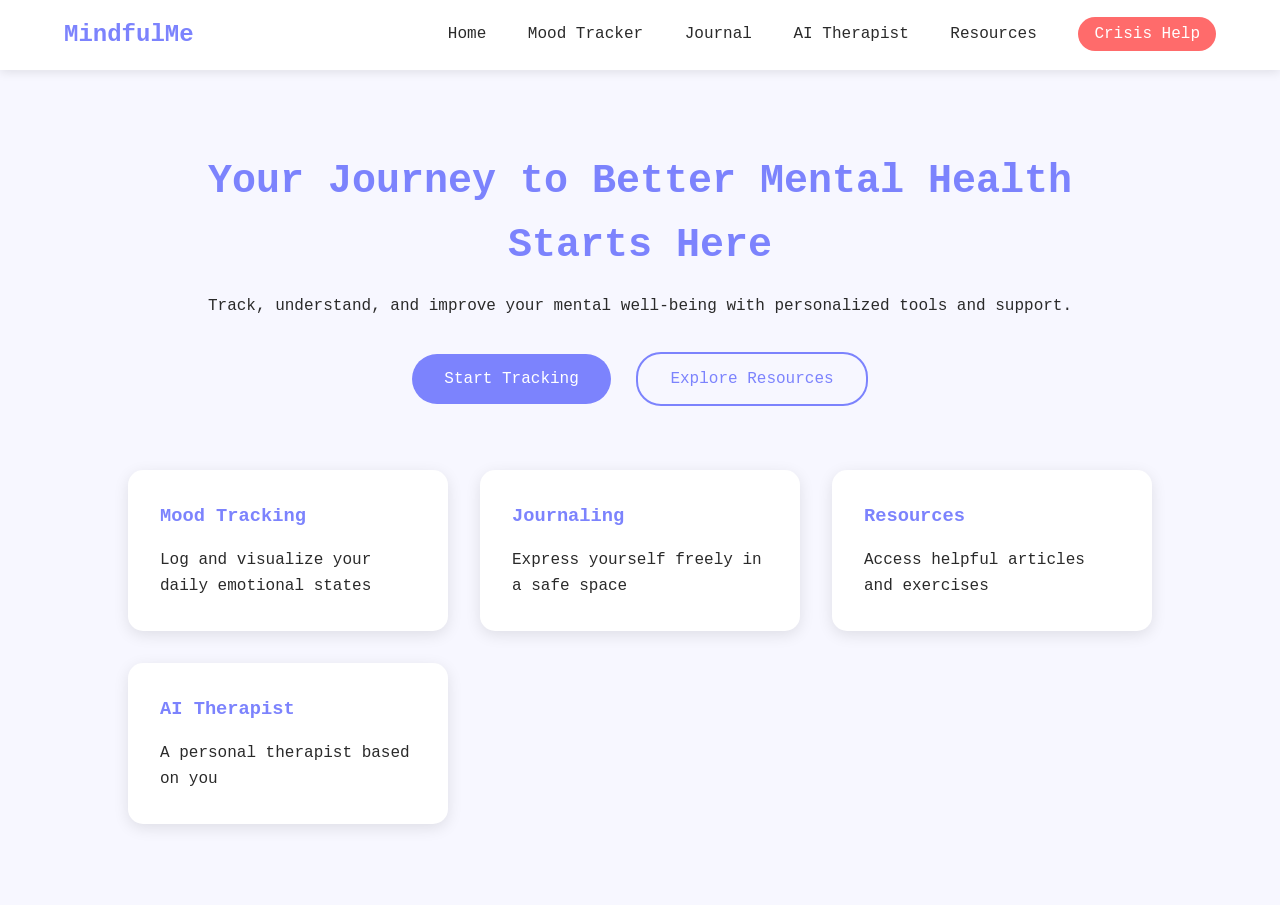
<file: index.html>
<!DOCTYPE html>
<html lang="en">
<head>
    <meta charset="UTF-8">
    <meta name="viewport" content="width=device-width, initial-scale=1.0">
    <title>MindfulMe</title>
    <link rel="stylesheet" href="css/style.css">
    <link rel="stylesheet" href="css/animations.css">
    <link href="https://fonts.googleapis.com/css2?family=Poppins:wght@300;400;500;600&display=swap" rel="stylesheet">
    <link rel="shortcut icon" href="icon.ico" type="image/x-icon">
</head>
<body>
    <nav class="navbar">
        <div class="logo">MindfulMe</div>
        <div class="nav-links">
            <a href="index.html" class="active">Home</a>
            <a href="pages/mood-tracker.html">Mood Tracker</a>
            <a href="pages/journal.html">Journal</a>
            <a href="pages/ai-therapist.html">AI Therapist</a>
            <a href="pages/resources.html">Resources</a>
            <!-- <a href="pages/community.html">Community</a> -->
            <a href="pages/crisis.html" class="emergency-btn">Crisis Help</a>
        </div>
    </nav>

    <main class="hero">
        <div class="hero-content">
            <h1>Your Journey to Better Mental Health Starts Here</h1>
            <p>Track, understand, and improve your mental well-being with personalized tools and support.</p>
            <div class="cta-buttons">
                <button class="primary-btn" onclick="location.href='pages/mood-tracker.html'">Start Tracking</button>
                <button class="secondary-btn" onclick="location.href='pages/resources.html'">Explore Resources</button>
            </div>
        </div>
        <div class="features-grid">
            <div class="feature-card">
                <h3>Mood Tracking</h3>
                <p>Log and visualize your daily emotional states</p>
            </div>
            <div class="feature-card">
                <h3>Journaling</h3>
                <p>Express yourself freely in a safe space</p>
            </div>
            <div class="feature-card">
                <h3>Resources</h3>
                <p>Access helpful articles and exercises</p>
            </div>
            <div class="feature-card">
                <h3>AI Therapist</h3>
                <p>A personal therapist based on you</p>
            </div>
        </div>
    </main>
</body>
</html>
</file>
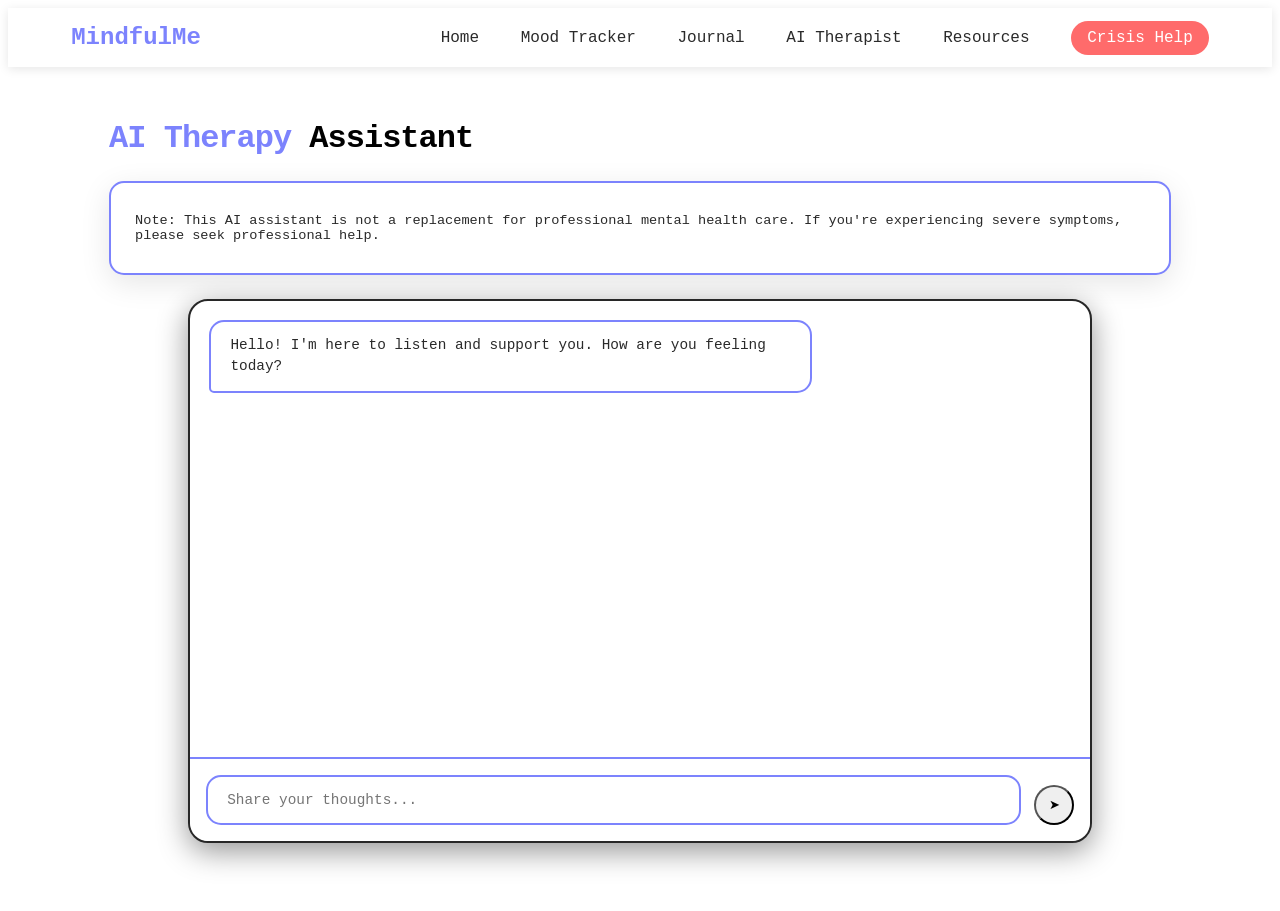
<file: pages/ai-therapist.html>
<!DOCTYPE html>
<html lang="en">
<head>
    <meta charset="UTF-8">
    <meta name="viewport" content="width=device-width, initial-scale=1.0">
    <title>AI Therapist - MindfulMe</title>
    <link rel="stylesheet" href="../css/ai-therapist.css">
    <link rel="stylesheet" href="../css/animations.css">
    <link rel="shortcut icon" href="icon.ico" type="image/x-icon">
</head>
<body>
    <nav class="navbar">
        <div class="logo">MindfulMe</div>
        <div class="nav-links">
            <a href="../index.html" class="active">Home</a>
            <a href="../pages/mood-tracker.html">Mood Tracker</a>
            <a href="../pages/journal.html">Journal</a>
            <a href="ai-therapist.html">AI Therapist</a>
            <a href="../pages/resources.html">Resources</a>
            <!-- <a href="pages/community.html">Community</a> -->
            <a href="../pages/crisis.html" class="emergency-btn">Crisis Help</a>
        </div>
    </nav>

    <main class="therapist-container fade-in">
        <h1 style="color : #7C83FD">AI Therapy <span style="color: black">Assistant</span></h1>
        <div class="disclaimer">
            <p>Note: This AI assistant is not a replacement for professional mental health care. 
               If you're experiencing severe symptoms, please seek professional help.</p>
        </div>

        <div class="chat-container">
            <div class="chat-messages" id="chat-messages">
                <div class="message ai-message">
                    <div class="message-content">
                        Hello! I'm here to listen and support you. How are you feeling today?
                    </div>
                </div>
            </div>

            <div class="chat-input">
                <textarea 
                    id="user-input" 
                    placeholder="Share your thoughts..."
                    rows="1"
                ></textarea>
                <button id="send-message" class="primary-btn">
                    ➤
                </button>
            </div>
        </div>

        <!-- <div class="suggested-topics">
            <h3>Suggested Topics</h3>
            <div class="topic-buttons">
                <button class="topic-btn">Dealing with Anxiety</button>
                <button class="topic-btn">Managing Stress</button>
                <button class="topic-btn">Improving Sleep</button>
                <button class="topic-btn">Building Self-esteem</button>
            </div>
        </div> -->
    </main>

    <script src="../js/ai-therapist.js"></script>
</body>
</html>
</file>
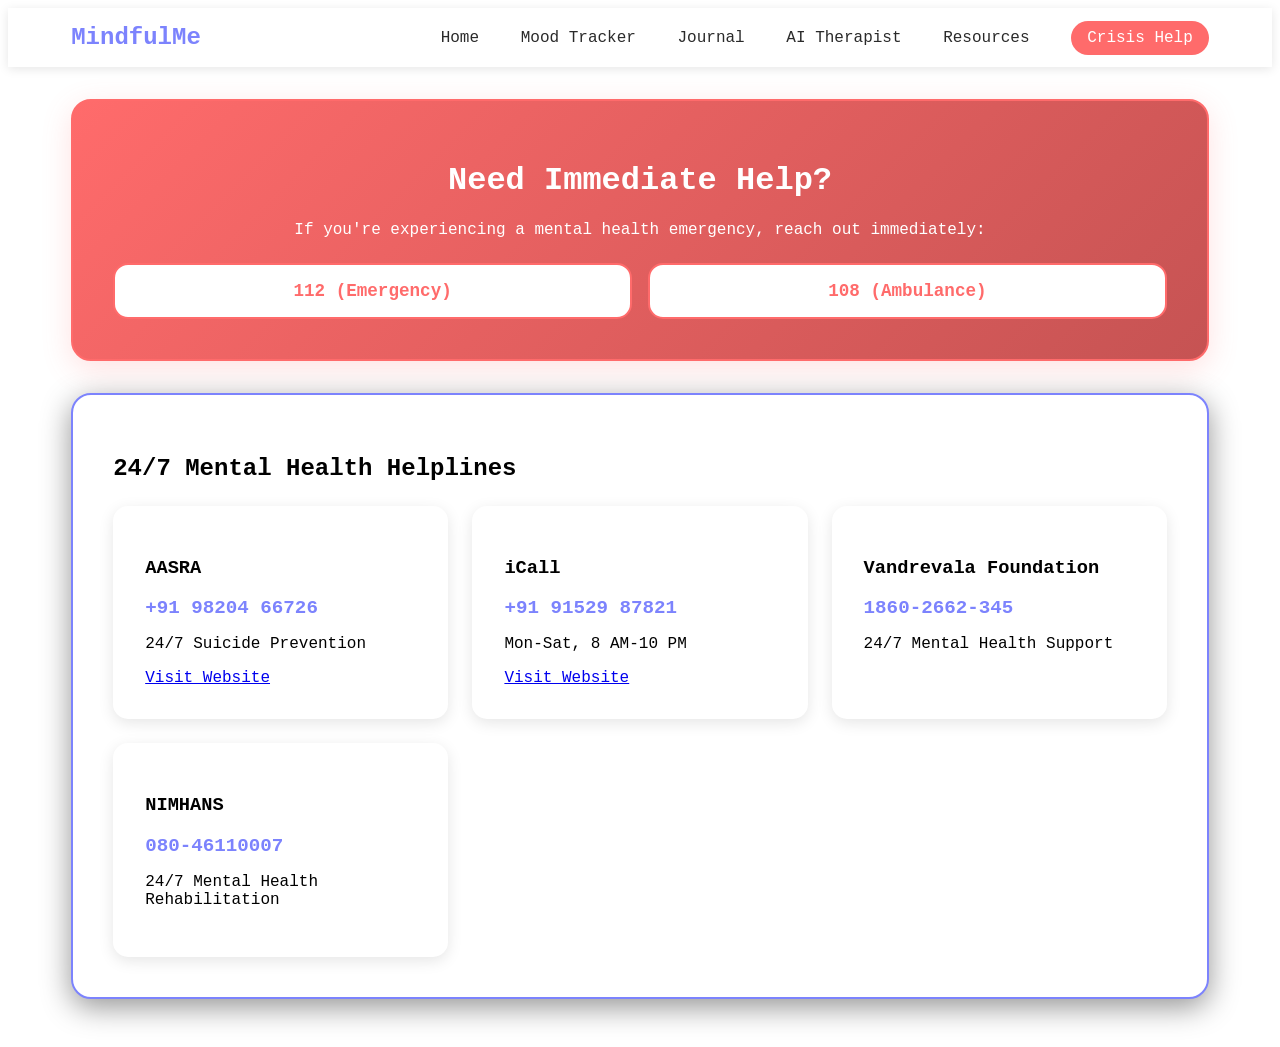
<file: pages/crisis.html>
<!DOCTYPE html>
<html lang="en">
<head>
    <meta charset="UTF-8">
    <meta name="viewport" content="width=device-width, initial-scale=1.0">
    <title>Crisis Help - MindfulMe</title>
    <link rel="stylesheet" href="../css/crisis.css">
    <link rel="stylesheet" href="../css/animations.css">
    <link rel="shortcut icon" href="icon.ico" type="image/x-icon">
</head>
<body>
    <nav class="navbar">
        <div class="logo">MindfulMe</div>
        <div class="nav-links">
            <a href="../index.html" class="active">Home</a>
            <a href="../pages/mood-tracker.html">Mood Tracker</a>
            <a href="../pages/journal.html">Journal</a>
            <a href="../pages/ai-therapist.html">AI Therapist</a>
            <a href="../pages/resources.html">Resources</a>
            <!-- <a href="pages/community.html">Community</a> -->
            <a href="crisis.html" class="emergency-btn1">Crisis Help</a>
        </div>
    </nav>

    <main class="crisis-container">
        <div class="emergency-banner pulse">
            <h1>Need Immediate Help?</h1>
            <p>If you're experiencing a mental health emergency, reach out immediately:</p>
            <div class="emergency-numbers">
                <a href="tel:112" class="emergency-btn">112 (Emergency)</a>
                <a href="tel:108" class="emergency-btn">108 (Ambulance)</a>
            </div>
        </div>

        <div class="crisis-sections">
            <section class="helpline-section fade-in">
                <h2>24/7 Mental Health Helplines</h2>
                <div class="helpline-cards">
                    <div class="helpline-card slide-up">
                        <h3>AASRA</h3>
                        <a href="tel:+919820466726" class="phone-number">+91 98204 66726</a>
                        <p>24/7 Suicide Prevention</p>
                        <a href="http://www.aasra.info/" target="_blank" class="website-link">Visit Website</a>
                    </div>
                    
                    <div class="helpline-card slide-up">
                        <h3>iCall</h3>
                        <a href="tel:+919152987821" class="phone-number">+91 91529 87821</a>
                        <p>Mon-Sat, 8 AM-10 PM</p>
                        <a href="https://icallhelpline.org/" target="_blank" class="website-link">Visit Website</a>
                    </div>

                    <div class="helpline-card slide-up">
                        <h3>Vandrevala Foundation</h3>
                        <a href="tel:1860-2662-345" class="phone-number">1860-2662-345</a>
                        <p>24/7 Mental Health Support</p>
                    </div>

                    <div class="helpline-card slide-up">
                        <h3>NIMHANS</h3>
                        <a href="tel:080-46110007" class="phone-number">080-46110007</a>
                        <p>24/7 Mental Health Rehabilitation</p>
                    </div>
                </div>
            </section>

            
        </div>
    </main>

    <script>
        document.querySelector('.resource-btn:last-child').addEventListener('click', function() {
            if (navigator.geolocation) {
                navigator.geolocation.getCurrentPosition((position) => {
                    const latitude = position.coords.latitude;
                    const longitude = position.coords.longitude;
                    window.open(`https://www.google.com/maps/search/hospitals/@${latitude},${longitude},14z`, '_blank');
                });
            }
        });
    </script>
</body>
</html>
</file>
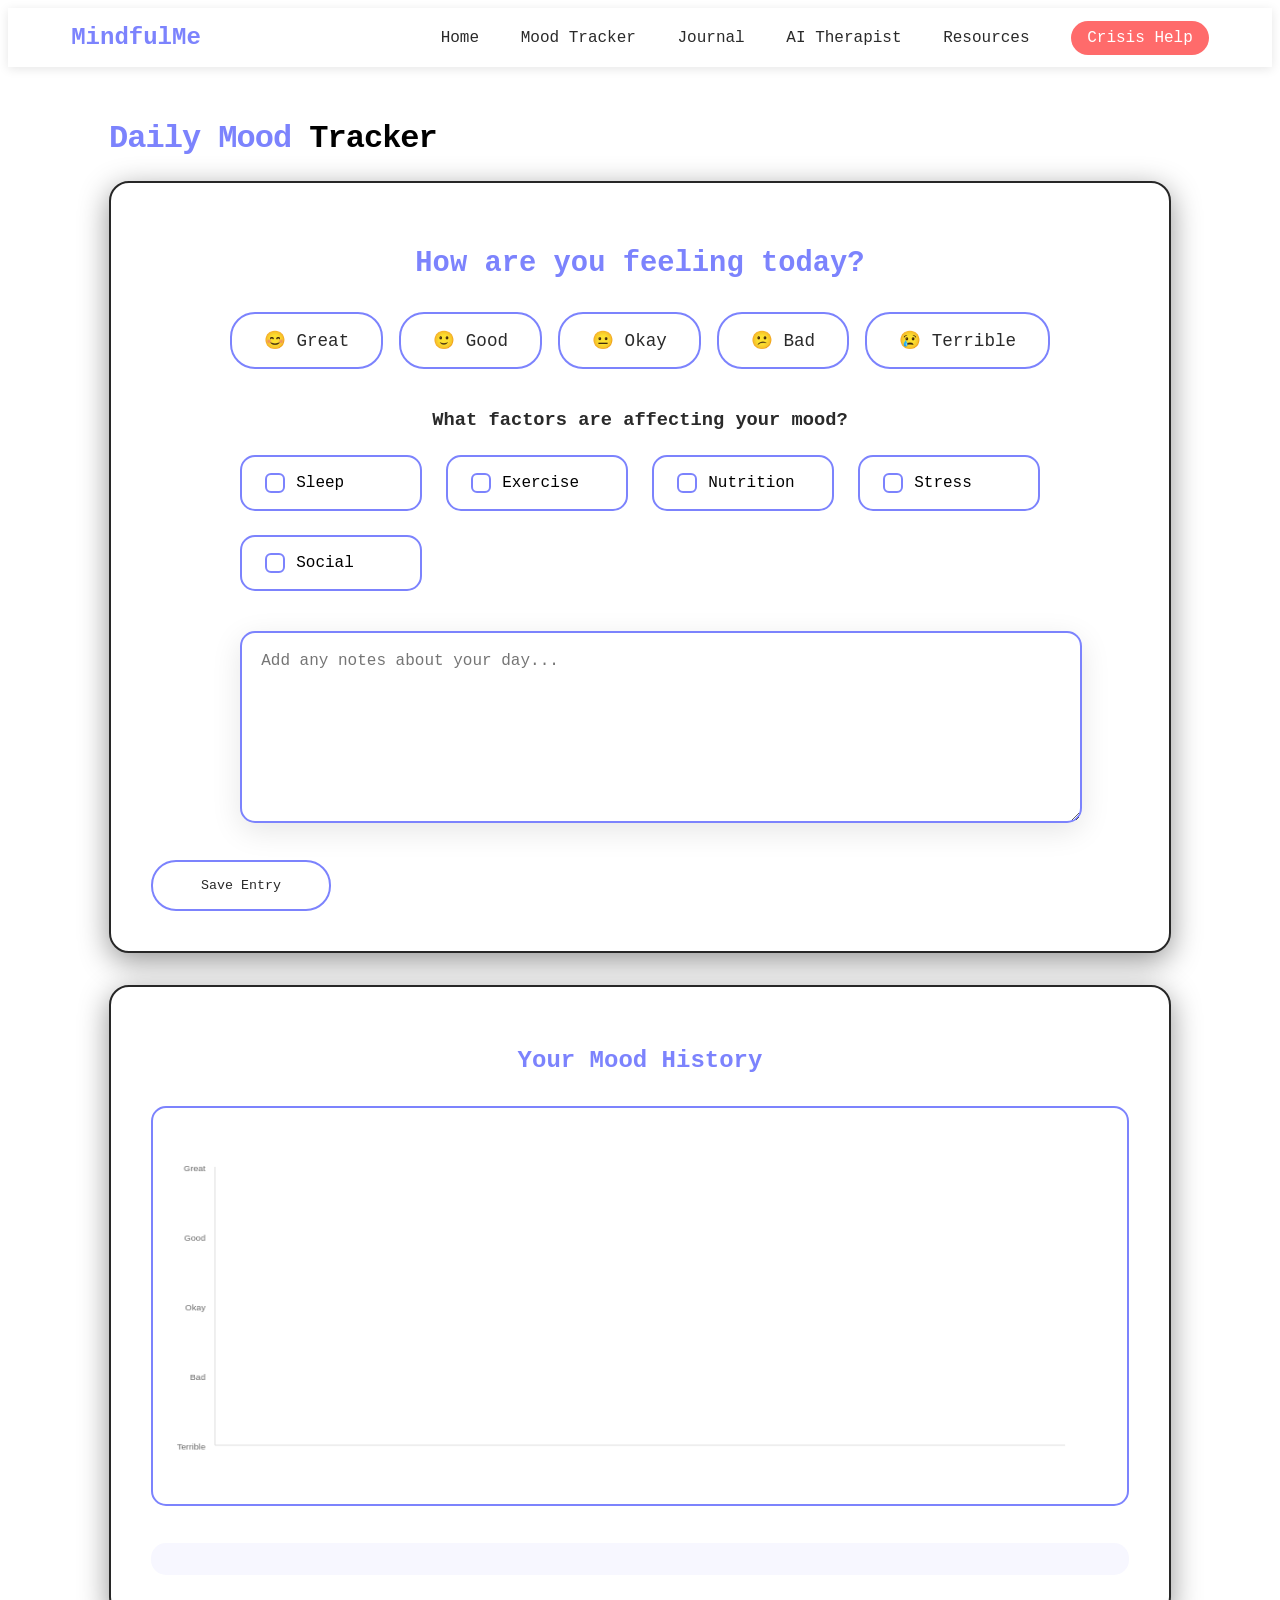
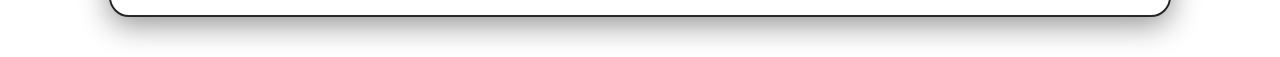
<file: pages/mood-tracker.html>
<!DOCTYPE html>
<html lang="en">
<head>
    <meta charset="UTF-8">
    <meta name="viewport" content="width=device-width, initial-scale=1.0">
    <title>Mood Tracker - MindfulMe</title>
    <link rel="stylesheet" href="../css/mood-tracker.css">
    <link rel="stylesheet" href="../css/animations.css">
    <link rel="apple-touch-icon" sizes="180x180" href="../favicon/apple-touch-icon.png">
    <link rel="shortcut icon" href="icon.ico" type="image/x-icon">
</head>
<body>
    <nav class="navbar">
        <div class="logo">MindfulMe</div>
        <div class="nav-links">
            <a href="../index.html" class="active">Home</a>
            <a href="mood-tracker.html">Mood Tracker</a>
            <a href="../pages/journal.html">Journal</a>
            <a href="../pages/ai-therapist.html">AI Therapist</a>
            <a href="../pages/resources.html">Resources</a>
            <a href="../pages/crisis.html" class="emergency-btn">Crisis Help</a>
        </div>
    </nav>
    
    <main class="mood-tracker-container">
        <h1 style="color:#7C83FD">Daily Mood <span style="color : black">Tracker</span></h1>
        
        <div class="mood-input-section">
            <h2>How are you feeling today?</h2>
            <div class="mood-buttons">
                <button class="mood-btn" data-mood="great">😊 Great</button>
                <button class="mood-btn" data-mood="good">🙂 Good</button>
                <button class="mood-btn" data-mood="okay">😐 Okay</button>
                <button class="mood-btn" data-mood="bad">😕 Bad</button>
                <button class="mood-btn" data-mood="terrible">😢 Terrible</button>
            </div>
            
            <div class="mood-factors">
                <h3>What factors are affecting your mood?</h3>
                <div class="factors-grid">
                    <label><input type="checkbox" value="sleep"> Sleep</label>
                    <label><input type="checkbox" value="exercise"> Exercise</label>
                    <label><input type="checkbox" value="nutrition"> Nutrition</label>
                    <label><input type="checkbox" value="stress"> Stress</label>
                    <label><input type="checkbox" value="social"> Social</label>
                </div>
            </div>

            <div class="mood-notes">
                <textarea placeholder="Add any notes about your day..."></textarea>
            </div>

            <button id="save-mood" class="primary-btn">Save Entry</button>
        </div>

        <div class="mood-history">
            <h2>Your Mood History</h2>
            <canvas id="mood-chart"></canvas>
            <div id="mood-calendar"></div>
        </div>
    </main>
    <script src="../js/mood-tracker.js"></script>
</body>
</html>
</file>
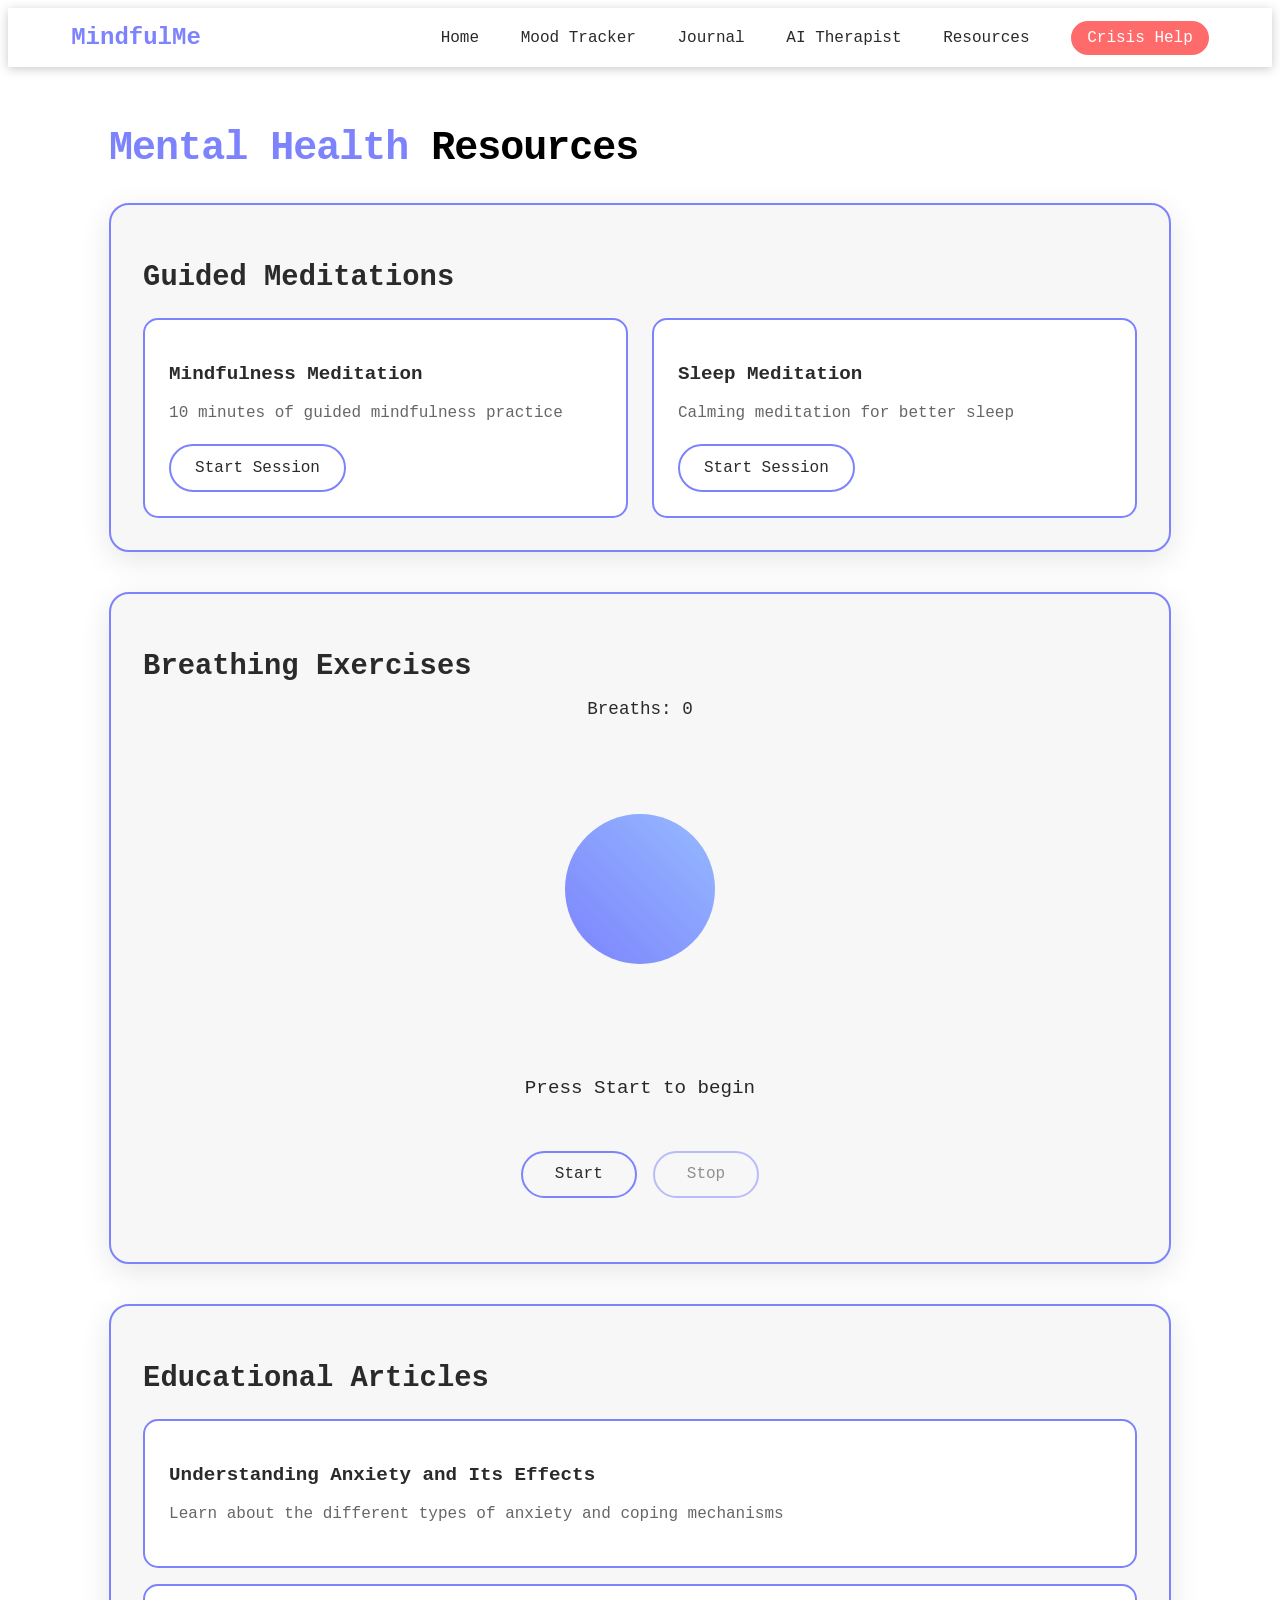
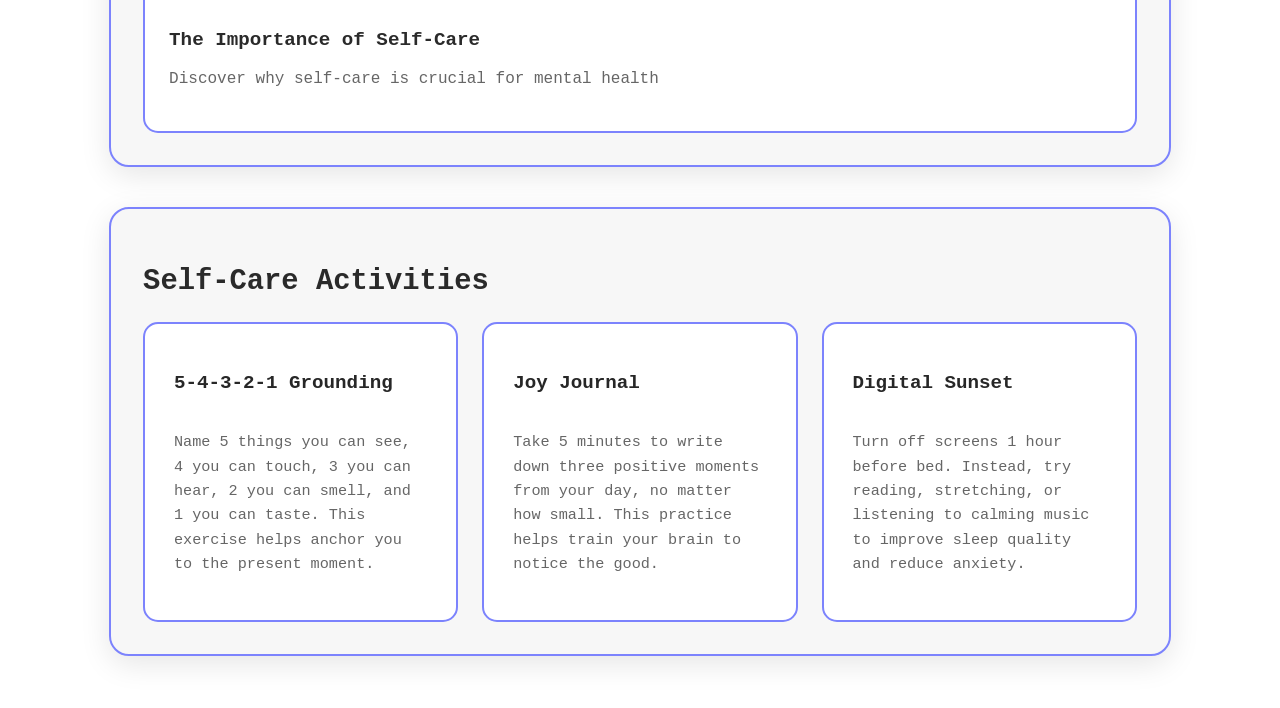
<file: pages/resources.html>
<!DOCTYPE html>
<html lang="en">
<head>
    <meta charset="UTF-8">
    <meta name="viewport" content="width=device-width, initial-scale=1.0">
    <title>Resources - MindfulMe</title>
    <link rel="stylesheet" href="../css/resources.css">
    <!-- <link rel="stylesheet" href="../css/animations.css"> -->
    <link rel="shortcut icon" href="icon.ico" type="image/x-icon">
</head>
<body>
    <nav class="navbar">
        <div class="logo">MindfulMe</div>
        <div class="nav-links">
            <a href="../index.html" class="active">Home</a>
            <a href="../pages/mood-tracker.html">Mood Tracker</a>
            <a href="../pages/journal.html">Journal</a>
            <a href="../pages/ai-therapist.html">AI Therapist</a>
            <a href="resources.html">Resources</a>
            <a href="../pages/crisis.html" class="emergency-btn">Crisis Help</a>
        </div>
    </nav>

    <main class="resources-container">
        <h1 style="color:#7C83FD">Mental Health <span style="color:black">Resources</span></h1>

        <div class="resources-grid">
            <section class="resource-category">
                <h2>Guided Meditations</h2>
                <div class="resource-cards">
                    <div class="resource-card">
                        <h3>Mindfulness Meditation</h3>
                        <p>10 minutes of guided mindfulness practice</p>
                        <a href="https://www.youtube.com/watch?v=ZToicYcHIOU" target="_blank" class="resource-link">Start Session</a>
                    </div>
                    <div class="resource-card">
                        <h3>Sleep Meditation</h3>
                        <p>Calming meditation for better sleep</p>
                        <a href="https://www.youtube.com/watch?v=aEqlQvczMJQ" target="_blank" class="resource-link">Start Session</a>
                    </div>
                </div>
            </section>

            <section class="resource-category">
                <h2>Breathing Exercises</h2>
                <div class="breathing-exercise">
                    <div class="breathing-container">
                        <div class="breathing-circle"></div>
                        <span class="breathing-text">Press Start to begin</span>
                        <div class="breath-count">Breaths: <span id="breath-counter">0</span></div>
                    </div>
                    <div class="breathing-controls">
                        <button id="start-breathing" class="breathing-btn">Start</button>
                        <button id="stop-breathing" class="breathing-btn" disabled>Stop</button>
                    </div>
                </div>
            </section>

            <section class="resource-category">
                <h2>Educational Articles</h2>
                <div class="article-list">
                    <a href="https://www.healthline.com/health/mental-health/how-to-cope-with-anxiety" class="article-item">
                        <h3>Understanding Anxiety and Its Effects</h3>
                        <p>Learn about the different types of anxiety and coping mechanisms</p>
                    </a>
                    <a href="https://www.medicalnewstoday.com/articles/self-care-examples" class="article-item">
                        <h3>The Importance of Self-Care</h3>
                        <p>Discover why self-care is crucial for mental health</p>
                    </a>
                </div>
            </section>

            <section class="resource-category">
                <h2>Self-Care Activities</h2>
                <div class="activity-suggestions">
                    <div class="activity-card">
                        <h3>5-4-3-2-1 Grounding</h3>
                        <p>Name 5 things you can see, 4 you can touch, 3 you can hear, 2 you can smell, and 1 you can taste. This exercise helps anchor you to the present moment.</p>
                    </div>
                    <div class="activity-card">
                        <h3>Joy Journal</h3>
                        <p>Take 5 minutes to write down three positive moments from your day, no matter how small. This practice helps train your brain to notice the good.</p>
                    </div>
                    <div class="activity-card">
                        <h3>Digital Sunset</h3>
                        <p>Turn off screens 1 hour before bed. Instead, try reading, stretching, or listening to calming music to improve sleep quality and reduce anxiety.</p>
                    </div>
                </div>
            </section>
        </div>
    </main>

    <script src="../js/breathing.js"></script>
</body>
</html>
</file>
<file: css/style.css>
:root {
    --primary-color: #7C83FD;
    --secondary-color: #96BAFF;
    --accent-color: #7DEDFF;
    --background-color: #F7F7FF;
    --text-color: #2A2A2A;
    --danger-color: #FF6B6B;
}

* {
    margin: 0;
    padding: 0;
    box-sizing: border-box;
    font-family: 'Space Mono', monospace;
}

body {
    background-color: var(--background-color);
    color: var(--text-color);
    line-height: 1.6;
}

.navbar {
    display: flex;
    justify-content: space-between;
    align-items: center;
    padding: 1rem 5%;
    background: white;
    box-shadow: 0 2px 10px rgba(0,0,0,0.1);
}

.logo {
    font-size: 1.5rem;
    font-weight: 600;
    color: var(--primary-color);
}

.nav-links a {
    text-decoration: none;
    color: var(--text-color);
    margin-left: 2rem;
    transition: color 0.3s ease;
}

.nav-links a:hover {
    color: var(--primary-color);
}

.emergency-btn {
    background: var(--danger-color);
    color: white !important;
    padding: 0.5rem 1rem;
    border-radius: 25px;
}

.hero {
    padding: 5rem 10%;
}

.hero-content {
    text-align: center;
    margin-bottom: 4rem;
}

.hero-content h1 {
    font-size: 2.5rem;
    margin-bottom: 1rem;
    color: var(--primary-color);
}

.cta-buttons {
    margin-top: 2rem;
}

.primary-btn, .secondary-btn {
    padding: 1rem 2rem;
    border: none;
    border-radius: 25px;
    font-size: 1rem;
    cursor: pointer;
    margin: 0 0.5rem;
    transition: transform 0.3s ease;
}

.primary-btn {
    background: var(--primary-color);
    color: white;
}

.secondary-btn {
    background: transparent;
    border: 2px solid var(--primary-color);
    color: var(--primary-color);
}

.primary-btn:hover, .secondary-btn:hover {
    transform: translateY(-3px);
}

.features-grid {
    display: grid;
    grid-template-columns: repeat(auto-fit, minmax(250px, 1fr));
    gap: 2rem;
    margin-top: 4rem;
}

.feature-card {
    background: white;
    padding: 2rem;
    border-radius: 15px;
    box-shadow: 0 4px 15px rgba(0,0,0,0.1);
    transition: transform 0.3s ease;
}

.feature-card:hover {
    transform: translateY(-5px);
}

.feature-card h3 {
    color: var(--primary-color);
    margin-bottom: 1rem;
}
</file>
<file: css/animations.css>
.fade-in {
    opacity: 0;
    animation: fadeIn 0.8s ease forwards;
}

.slide-up {
    opacity: 0;
    transform: translateY(20px);
    animation: slideUp 0.8s ease forwards;
}

.pulse {
    animation: pulse 2s infinite;
}

@keyframes fadeIn {
    to {
        opacity: 1;
    }
}


@keyframes slideUp {
    to {
        opacity: 1;
        transform: translateY(0);
    }
}

@keyframes pulse {
    0% { transform: scale(1); }
    50% { transform: scale(1.02); }
    100% { transform: scale(1); }
}

.breathing-circle {
    width: 100px;
    height: 100px;
    background: var(--primary-color);
    border-radius: 50%;
    animation: breathe 4s infinite ease-in-out;
}

@keyframes breathe {
    0%, 100% { transform: scale(1); opacity: 0.3; }
    50% { transform: scale(1.2); opacity: 1; }
}
</file>
<file: css/ai-therapist.css>
/* Base Container */
:root {
    --primary-color: #7C83FD;
    --secondary-color: #96BAFF;
    --accent-color: #7DEDFF;
    --background-color: #F7F7FF;
    --text-color: #2A2A2A;
    --danger-color: #FF6B6B;
}

*{
    font-family: 'Space Mono', monospace;
}

.navbar {
    display: flex;
    justify-content: space-between;
    align-items: center;
    padding: 1rem 5%;
    background: white;
    box-shadow: 0 2px 10px rgba(0,0,0,0.1);
}

.logo {
    font-size: 1.5rem;
    font-weight: 600;
    color: var(--primary-color);
}

.nav-links a {
    text-decoration: none;
    color: var(--text-color);
    margin-left: 2rem;
    transition: color 0.3s ease;
}

.nav-links a:hover {
    color: var(--primary-color);
}

.emergency-btn {
    background: var(--danger-color);
    color: white !important;
    padding: 0.5rem 1rem;
    border-radius: 25px;
}

.therapist-container {
    padding: 2rem 8%;
    max-width: 1200px;
    margin: 0 auto;
    font-family: 'Space Mono', monospace;
}

.therapist-container h1 {
    margin-bottom: 1.5rem;
    font-size: 2rem;
    letter-spacing: -1px;
}

.disclaimer {
    background: white;
    color: var(--text-color);
    padding: 1rem 1.5rem;
    border-radius: 15px;
    margin: 0.5rem 0 1.5rem;
    font-size: 0.85rem;
    border: 2px solid #7C83FD;
    box-shadow: 0 8px 30px rgba(0, 0, 0, 0.1);
    transition: all 0.3s ease;
}

.disclaimer:hover {
    transform: translateY(-2px);
}

.chat-container {
    background: white;
    border-radius: 20px;
    box-shadow: 0 8px 30px rgba(0, 0, 0, 0.425);
    height: 60vh;
    display: flex;
    flex-direction: column;
    max-width: 900px;
    margin: 1.5rem auto;
    border: 2px solid #272727;
    transition: all 0.3s ease;
}

.chat-container:hover {
    transform: translateY(-3px);
}

.chat-messages {
    flex-grow: 1;
    overflow-y: auto;
    padding: 1.2rem;
    display: flex;
    flex-direction: column;
    gap: 0.8rem;
}

.message {
    margin-bottom: 0.5rem;
    max-width: 70%;
    display: flex;
    animation: messageSlide 0.3s ease-out;
}

.message-content {
    padding: 0.8rem 1.2rem;
    border-radius: 15px;
    font-size: 0.9rem;
    line-height: 1.5;
}

.user-message .message-content {
    background: #7C83FD;
    color: white;
    border-bottom-right-radius: 5px;
}

.ai-message .message-content {
    background: white;
    color: var(--text-color);
    border-bottom-left-radius: 5px;
    border: 2px solid #7C83FD;
}

.chat-input {
    padding: 1rem;
    background: white;
    border-top: 2px solid #7C83FD;
    display: flex;
    gap: 0.8rem;
    align-items: flex-end;
    border-bottom-left-radius: 20px;
    border-bottom-right-radius: 20px;
}

.chat-input textarea {
    flex-grow: 1;
    padding: 0.8rem 1.2rem;
    border: 2px solid #7C83FD;
    border-radius: 15px;
    resize: none;
    font-size: 0.9rem;
    line-height: 1.4;
    max-height: 80px;
    transition: all 0.3s ease;
}

.chat-input textarea:focus {
    outline: none;
    box-shadow: 0 0 0 3px rgba(124, 131, 253, 0.1);
    transform: translateY(-2px);
}

#send-message {
    width: 40px;
    height: 40px;
    border-radius: 50%;
    transition: all 0.3s ease;
}

#send-message:hover {
    background: #7C83FD;
    color: white;
    transform: scale(1.1) rotate(90deg);
}

.suggested-topics {
    background: white;
    padding: 1.5rem;
    border-radius: 15px;
    box-shadow: 0 8px 30px rgba(0, 0, 0, 0.425);
    border: 2px solid #7C83FD;
    margin-top: 1.5rem;
    transition: all 0.3s ease;
}

.suggested-topics:hover {
    transform: translateY(-3px);
}

.suggested-topics h3 {
    font-size: 1.1rem;
    margin-bottom: 1rem;
}

.topic-buttons {
    display: flex;
    flex-wrap: wrap;
    gap: 0.8rem;
}

.topic-btn {
    background: transparent;
    color: var(--text-color);
    padding: 0.6rem 1.5rem;
    border: 2px solid #7C83FD;
    border-radius: 25px;
    font-size: 0.85rem;
    transition: all 0.3s ease;
}

.topic-btn:hover {
    background: #7C83FD;
    color: white;
    transform: translateY(-2px);
    box-shadow: 0 5px 15px rgba(124, 131, 253, 0.2);
}

.chat-messages::-webkit-scrollbar {
    width: 6px;
}

.chat-messages::-webkit-scrollbar-thumb {
    background: #7C83FD;
    border-radius: 3px;
}

@media (max-width: 768px) {
    .therapist-container {
        padding: 1.5rem 4%;
    }
    
    .topic-buttons {
        flex-direction: column;
    }
    
    .topic-btn {
        width: 100%;
    }
    
    .message {
        max-width: 85%;
    }
}
</file>
<file: css/crisis.css>
:root {
    --primary-color: #7C83FD;
    --secondary-color: #96BAFF;
    --accent-color: #7DEDFF;
    --background-color: #F7F7FF;
    --text-color: #2A2A2A;
    --danger-color: #FF6B6B;
}

*{
    font-family: 'Space Mono', monospace;
}

.navbar {
    display: flex;
    justify-content: space-between;
    align-items: center;
    padding: 1rem 5%;
    background: white;
    box-shadow: 0 2px 10px rgba(0,0,0,0.1);
}

.logo {
    font-size: 1.5rem;
    font-weight: 600;
    color: var(--primary-color);
}

.nav-links a {
    text-decoration: none;
    color: var(--text-color);
    margin-left: 2rem;
    transition: color 0.3s ease;
}

.nav-links a:hover {
    color: var(--primary-color);
}

.emergency-btn1 {
    background: var(--danger-color);
    color: white !important;
    padding: 0.5rem 1rem;
    border-radius: 25px;
}

.crisis-container {
    padding: 2rem 5%;
    max-width: 1200px;
    margin: 0 auto;
}

.emergency-banner {
    background: linear-gradient(135deg, #FF6B6B, #C65353);
    color: white;
    padding: 2.5rem;
    border-radius: 20px;
    text-align: center;
    margin-bottom: 2rem;
    box-shadow: 0 8px 30px rgba(255, 107, 107, 0.2);
    border: 2px solid #FF6B6B;
    transition: all 0.3s ease;
}

.emergency-banner:hover {
    transform: translateY(-3px);
}

.emergency-numbers {
    display: grid;
    grid-template-columns: repeat(auto-fit, minmax(200px, 1fr));
    gap: 1rem;
    margin-top: 1.5rem;
}

.emergency-btn {
    background: white;
    color: #FF6B6B;
    padding: 1rem 2rem;
    border-radius: 15px;
    text-decoration: none;
    font-weight: bold;
    transition: all 0.3s ease;
    border: 2px solid #FF6B6B;
    font-size: 1.1rem;
}

.emergency-btn:hover {
    transform: translateY(-3px);
    box-shadow: 0 4px 15px rgba(255,107,107,0.3);
}

.crisis-sections {
    display: grid;
    gap: 2rem;
}

.helpline-section {
    background: white;
    padding: 2.5rem;
    border-radius: 20px;
    box-shadow: 0 8px 30px rgba(0, 0, 0, 0.425);
    border: 2px solid #7C83FD;
    transition: all 0.3s ease;
}

.helpline-section:hover {
    transform: translateY(-3px);
}

.helpline-cards {
    display: grid;
    grid-template-columns: repeat(auto-fit, minmax(250px, 1fr));
    gap: 1.5rem;
    margin-top: 1.5rem;
}

.helpline-card {
    background: white;
    padding: 2rem;
    border-radius: 15px;
    box-shadow: 0 4px 15px rgba(0,0,0,0.1);
    transition: transform 0.3s ease;
}

.helpline-card:hover {
    transform: translateY(-5px);
}

.phone-number {
    display: block;
    color: var(--primary-color);
    font-size: 1.2rem;
    font-weight: bold;
    text-decoration: none;
    margin: 1rem 0;
}

.grounding-exercises {
    background: white;
    padding: 2rem;
    border-radius: 15px;
    box-shadow: 0 4px 15px rgba(0,0,0,0.1);
}

.exercise-container {
    display: grid;
    grid-template-columns: repeat(auto-fit, minmax(300px, 1fr));
    gap: 2rem;
    margin-top: 1.5rem;
}

.grounding-steps {
    padding: 1.5rem;
    background: var(--background-color);
    border-radius: 10px;
}

.grounding-steps ul {
    list-style: none;
    padding: 0;
    margin-top: 1rem;
}

.grounding-steps li {
    margin: 1rem 0;
    padding-left: 1.5rem;
    position: relative;
}

.grounding-steps li:before {
    content: "•";
    color: var(--primary-color);
    position: absolute;
    left: 0;
}

.resource-buttons {
    display: grid;
    grid-template-columns: repeat(auto-fit, minmax(200px, 1fr));
    gap: 1rem;
    margin-top: 1.5rem;
}

.resource-btn {
    padding: 1rem;
    border: none;
    border-radius: 10px;
    background: var(--secondary-color);
    color: white;
    cursor: pointer;
    transition: transform 0.3s ease;
}

.resource-btn:hover {
    transform: translateY(-3px);
}
</file>
<file: css/mood-tracker.css>
:root {
    --primary-color: #7C83FD;
    --secondary-color: #96BAFF;
    --accent-color: #7DEDFF;
    --background-color: #F7F7FF;
    --text-color: #2A2A2A;
    --danger-color: #FF6B6B;
}

*{
    font-family: 'Space Mono', monospace;
}

.navbar {
    display: flex;
    justify-content: space-between;
    align-items: center;
    padding: 1rem 5%;
    background: white;
    box-shadow: 0 2px 10px rgba(0,0,0,0.1);
}

.logo {
    font-size: 1.5rem;
    font-weight: 600;
    color: var(--primary-color);
}

.nav-links a {
    text-decoration: none;
    color: var(--text-color);
    margin-left: 2rem;
    transition: color 0.3s ease;
}

.nav-links a:hover {
    color: var(--primary-color);
}

.emergency-btn {
    background: var(--danger-color);
    color: white !important;
    padding: 0.5rem 1rem;
    border-radius: 25px;
}

.mood-tracker-container {
    padding: 2rem 8%;
    max-width: 1200px;
    margin: 0 auto;
}

.mood-tracker-container h1 {
    margin-bottom: 1.5rem;
    font-size: 2rem;
    letter-spacing: -1px;
}

.mood-input-section {
    background: white;
    padding: 2.5rem;
    border-radius: 20px;
    box-shadow: 0 8px 30px rgba(0, 0, 0, 0.425);
    margin-bottom: 2rem;
    border: 2px solid #272727;
    transition: all 0.3s ease;
}

.mood-input-section:hover {
    transform: translateY(-3px);
}

.mood-input-section h2 {
    color: var(--primary-color);
    font-size: 1.8rem;
    margin-bottom: 1.5rem;
    text-align: center;
}

.mood-buttons {
    display: flex;
    justify-content: center;
    gap: 1rem;
    flex-wrap: wrap;
    margin: 2rem 0;
}

.mood-btn {
    background: transparent;
    padding: 1rem 2rem;
    border: 2px solid #7C83FD;
    border-radius: 25px;
    cursor: pointer;
    transition: all 0.3s ease;
    font-size: 1.1rem;
    min-width: 120px;
    color: var(--text-color);
}

.mood-btn:hover {
    background: #7C83FD;
    color: white;
    transform: translateY(-2px);
    box-shadow: 0 5px 15px rgba(124, 131, 253, 0.2);
}

.mood-btn.active {
    background: #7C83FD;
    color: white;
    box-shadow: 0 5px 15px rgba(124, 131, 253, 0.2);
}

.mood-factors {
    margin: 2.5rem 0;
    text-align: center;
}

.mood-factors h3 {
    color: var(--text-color);
    margin-bottom: 1.5rem;
}

.factors-grid {
    display: grid;
    grid-template-columns: repeat(auto-fit, minmax( 150px, 1fr));
    gap:1.5rem;
    margin: 1.5rem auto;
    max-width: 800px;
}

.factors-grid label {
    background: transparent;
    border: 2px solid #7C83FD;
    padding: 0.8rem 1.2rem;
    border-radius: 15px;
    transition: all 0.3s ease;
    display: flex;
    align-items: center;
    gap: 0.5rem;
}

.factors-grid label:hover {
    background: #7C83FD;
    color: white;
    transform: translateY(-2px);
    box-shadow: 0 5px 15px rgba(124, 131, 253, 0.2);
}

.factors-grid label:hover input[type="checkbox"] {
    background: white;
    border-color: white;
}

.factors-grid input[type="checkbox"] {
    appearance: none;
    -webkit-appearance: none;
    width: 20px;
    height: 20px;
    border: 2px solid #7C83FD;
    border-radius: 6px;
    cursor: pointer;
    position: relative;
    transition: all 0.3s ease;
    flex-shrink: 0;
    background: white;
}

.factors-grid input[type="checkbox"]:checked {
    background: #7C83FD;
}

.factors-grid label:hover   input[type="checkbox"]:checked::after {
    content: "✓";
    color: #7C83FD;
    position: absolute;
    top: 50%;
    left: 50%;
    transform: translate(-50%, -50%);
    font-size: 12px;
}

.factors-grid input[type="checkbox"]:checked::after {
    content: "✓";
    color: white;
    position: absolute;
    top: 50%;
    left: 50%;
    transform: translate(-50%, -50%);
    font-size: 12px;
}

.mood-notes {
    max-width: 800px;
    margin: 2rem auto;
}

.mood-notes textarea {
    width: 100%;
    min-height: 150px;
    padding: 1.2rem;
    border: 2px solid #7C83FD;
    border-radius: 15px;
    resize: vertical;
    transition: all 0.3s ease;
    font-family: inherit;
    font-size: 1rem;
    box-shadow: 0 8px 30px rgba(0, 0, 0, 0.1);
}

.mood-notes textarea:focus {
    outline: none;
    transform: translateY(-2px);
    box-shadow: 0 8px 30px rgba(124, 131, 253, 0.2);
}

#save-mood {
    background: transparent;
    border: 2px solid #7C83FD;
    color: var(--text-color);
    padding: 1rem 3rem;
    border-radius: 25px;
    transition: all 0.3s ease;
}

#save-mood:hover {
    background: #7C83FD;
    color: white;
    transform: translateY(-2px);
    box-shadow: 0 5px 15px rgba(124, 131, 253, 0.2);
}

.mood-history {
    background: white;
    padding: 2.5rem;
    border-radius: 20px;
    box-shadow: 0 8px 30px rgba(0, 0, 0, 0.425);
    border: 2px solid #272727;
    transition: all 0.3s ease;
}

.mood-history:hover {
    transform: translateY(-3px);
}

.mood-history h2 {
    color: var(--primary-color);
    margin-bottom: 2rem;
    text-align: center;
}

#mood-chart {
    background: transparent;
    border: 2px solid #7C83FD;
    border-radius: 15px;
    padding: 1.5rem;
    transition: all 0.3s ease;
    width: 100%;
    height: 400px;
    box-sizing: border-box;
}

#mood-chart:hover {
    transform: translateY(-2px);
    box-shadow: 0 5px 15px rgba(124, 131, 253, 0.2);
}

#mood-calendar {
    display: grid;
    grid-template-columns: repeat(7, 1fr);
    gap: 0.5rem;
    margin-top: 2rem;
    padding: 1rem;
    background: var(--background-color);
    border-radius: 15px;
}


@keyframes float {
    0% {
        transform: translateY(0px);
    }
    50% {
        transform: translateY(-5px);
    }
    100% {
        transform: translateY(0px);
    }
}
</file>
<file: css/resources.css>
:root {
    --primary-color: #7C83FD;
    --secondary-color: #96BAFF;
    --accent-color: #7DEDFF;
    --background-color: #F7F7FF;
    --text-color: #2A2A2A;
    --danger-color: #FF6B6B;
}

*{
    font-family: 'Space Mono', monospace;
}

.navbar {
    display: flex;
    justify-content: space-between;
    align-items: center;
    padding: 1rem 5%;
    background: white;
    box-shadow: 0 2px 10px rgba(0, 0, 0, 0.212);
}
.logo {
    font-size: 1.5rem;
    font-weight: 600;
    color: var(--primary-color);
}

.nav-links a {
    text-decoration: none;
    color: var(--text-color);
    margin-left: 2rem;
    transition: color 0.3s ease;
}

.nav-links a:hover {
    color: var(--primary-color);
}

.emergency-btn {
    background: var(--danger-color);
    color: white !important;
    padding: 0.5rem 1rem;
    border-radius: 25px;
}

.resources-container {
    padding: 2rem 8%;
    max-width: 1200px;
    margin: 0 auto;
    font-family: 'Space Mono', monospace;
}

.resources-container h1 {
    margin-bottom: 2rem;
    font-size: 2.5rem;
    letter-spacing: -1px;
    color: #000000;
}

.resources-grid {
    display: grid;
    gap: 2.5rem;
}

.resource-category {
    background-color: #f7f7f7;
    padding: 2rem;
    border-radius: 20px;
    box-shadow: 0 8px 30px rgba(0, 0, 0, 0.1);
    border: 2px solid #7C83FD;
    transition: all 0.3s ease;
}

.resource-category:hover {
    transform: translateY(-5px);
}

.resource-category h2 {
    font-size: 1.8rem;
    margin-bottom: 1.5rem;
    color: var(--text-color);
}

.resource-cards {
    display: grid;
    grid-template-columns: repeat(auto-fit, minmax(280px, 1fr));
    gap: 1.5rem;
}

.resource-card {
    background: #ffffff;
    padding: 1.5rem;
    border-radius: 15px;
    border: 2px solid #7C83FD;
    transition: all 0.3s ease;
}

.resource-card:hover {
    transform: translateY(-5px);
    box-shadow: 0 5px 15px rgba(124, 131, 253, 0.2);
}

.resource-card h3 {
    font-size: 1.2rem;
    margin-bottom: 1rem;
    color: var(--text-color);
}

.resource-card p {
    color: #666;
    margin-bottom: 1.2rem;
    line-height: 1.5;
}

.resource-link {
    display: inline-block;
    padding: 0.8rem 1.5rem;
    background: transparent;
    border: 2px solid #7C83FD;
    color: var(--text-color);
    border-radius: 25px;
    text-decoration: none;
    transition: all 0.3s ease;
}

.resource-link:hover {
    background: #7C83FD;
    color: white;
    transform: translateY(-2px);
}

.breathing-exercise {
    display: flex;
    flex-direction: column;
    align-items: center;
    padding: 2rem;
    gap: 3rem;
}

.breathing-container {
    position: relative;
    width: 300px;
    height: 300px;
    display: flex;
    align-items: center;
    justify-content: center;
    margin-bottom: 2rem;
}

.breathing-circle {
    width: 150px;
    height: 150px;
    background: linear-gradient(45deg, #7C83FD, #96BAFF);
    border-radius: 50%;
    position: relative;
    transition: transform 5s ease-in-out;
}

.breathing-circle.animate {
    animation: breathe 10s infinite ease-in-out;
}

@keyframes breathe {
    0%, 100% { transform: scale(0.5); } 
    50% { transform: scale(1); }        
}

.breathing-text {
    position: absolute;
    left: 50%;
    transform: translateX(-50%);
    bottom: -60px;
    font-size: 1.2rem;
    color: #272727;
    white-space: nowrap;
}

.breathing-controls {
    display: flex;
    gap: 1rem;
    margin-top: 2rem;
}

.breathing-btn {
    padding: 0.8rem 2rem;
    border: 2px solid #7C83FD;
    border-radius: 25px;
    background: transparent;
    color: var(--text-color);
    font-size: 1rem;
    cursor: pointer;
    transition: all 0.3s ease;
}

.breathing-btn:hover:not(:disabled) {
    background: #7C83FD;
    color: white;
    transform: translateY(-2px);
}

.breathing-btn:disabled {
    opacity: 0.5;
    cursor: not-allowed;
}

.breath-count {
    position: absolute;
    top: -40px;
    font-size: 1.1rem;
    color: var(--text-color);
}

/* Educational Articles */
.article-list {
    display: flex;
    flex-direction: column;
    gap: 1rem;
}

.article-item {
    padding: 1.5rem;
    border: 2px solid #7C83FD;
    border-radius: 15px;
    text-decoration: none;
    transition: all 0.3s ease;
    background: #ffffff;
}

.article-item:hover {
    transform: translateY(-3px);
    box-shadow: 0 5px 15px rgba(124, 131, 253, 0.2);
    background: white;
}

.article-item h3 {
    color: var(--text-color);
    margin-bottom: 0.5rem;
    font-size: 1.2rem;
}

.article-item p {
    color: #666;
    line-height: 1.5;
}

/* Self-Care Activities */
.activity-suggestions {
    display: grid;
    grid-template-columns: repeat(auto-fit, minmax(250px, 1fr));
    gap: 1.5rem;
    margin-top: 1rem;
}

.activity-card {
    background: #ffffff;
    padding: 1.8rem;
    border-radius: 15px;
    border: 2px solid #7C83FD;
    transition: all 0.3s ease;
    display: flex;
    flex-direction: column;
    gap: 0.8rem;
}

.activity-card:hover {
    transform: translateY(-5px);
    box-shadow: 0 5px 15px rgba(124, 131, 253, 0.2);
}

.activity-card h3 {
    color: #272727;
    font-size: 1.2rem;
    margin-bottom: 0.5rem;
}

.activity-card p {
    color: #666;
    line-height: 1.6;
    font-size: 0.95rem;
}


@media (max-width: 768px) {
    .resources-container {
        padding: 1.5rem 4%;
    }

    .resources-container h1 {
        font-size: 2rem;
    }

    .resource-category {
        padding: 1.5rem;
    }

    .breathing-container {
        width: 250px;
        height: 250px;
    }

    .breathing-circle {
        width: 120px;
        height: 120px;
    }

    .breathing-controls {
        flex-direction: column;
    }

    .breathing-btn {
        width: 100%;
    }

    .activity-suggestions {
        grid-template-columns: 1fr;
    }
    
    .activity-card {
        padding: 1.5rem;
    }
}
</file>
